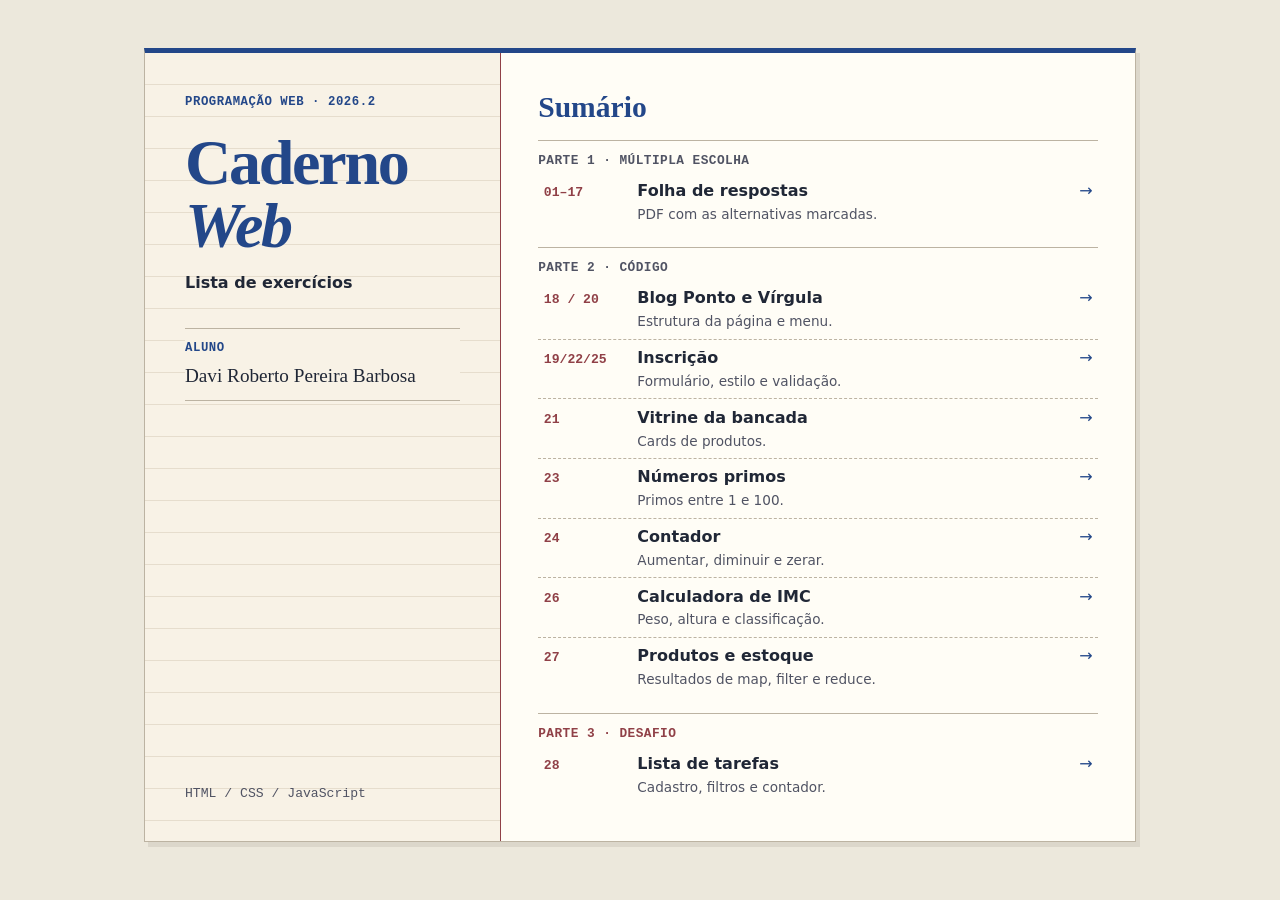
<file: index.html>
<!DOCTYPE html>
<html lang="pt-BR">
<head>
  <meta charset="utf-8">
  <meta name="viewport" content="width=device-width, initial-scale=1">
  <title>Caderno Web | Lista de exercícios</title>
  <link rel="stylesheet" href="base.css">
  <link rel="stylesheet" href="capa.css">
</head>
<body class="abertura">
  <div class="pagina folha-indice">
    <header class="capa">
      <p class="selo">Programação Web · 2026.2</p>
      <h1>Caderno <span>Web</span></h1>
      <p class="subtitulo-capa">Lista de exercícios</p>

      <dl class="identidade">
        <dt class="selo">Aluno</dt>
        <dd>Davi Roberto Pereira Barbosa</dd>
      </dl>

      <p class="nota-capa">HTML / CSS / JavaScript</p>
    </header>

    <main class="sumario">
      <h2>Sumário</h2>

      <section class="parte" aria-labelledby="titulo-pdf">
        <h3 id="titulo-pdf">Parte 1 · Múltipla escolha</h3>
        <ul class="lista-indice">
          <li>
            <a class="linha-indice" href="01-17-respostas-marcadas.pdf">
              <span class="numero-indice">01–17</span>
              <span>
                <strong>Folha de respostas</strong>
                <span class="descricao-indice">PDF com as alternativas marcadas.</span>
              </span>
            </a>
          </li>
        </ul>
      </section>

      <section class="parte" aria-labelledby="titulo-codigo">
        <h3 id="titulo-codigo">Parte 2 · Código</h3>
        <ul class="lista-indice">
          <li>
            <a class="linha-indice" href="18-20-blog/index.html">
              <span class="numero-indice">18 / 20</span>
              <span>
                <strong>Blog Ponto e Vírgula</strong>
                <span class="descricao-indice">Estrutura da página e menu.</span>
              </span>
            </a>
          </li>
          <li>
            <a class="linha-indice" href="19-22-25-inscricao/index.html">
              <span class="numero-indice">19/22/25</span>
              <span>
                <strong>Inscrição</strong>
                <span class="descricao-indice">Formulário, estilo e validação.</span>
              </span>
            </a>
          </li>
          <li>
            <a class="linha-indice" href="21-cards/index.html">
              <span class="numero-indice">21</span>
              <span>
                <strong>Vitrine da bancada</strong>
                <span class="descricao-indice">Cards de produtos.</span>
              </span>
            </a>
          </li>
          <li>
            <a class="linha-indice" href="23-primos/index.html">
              <span class="numero-indice">23</span>
              <span>
                <strong>Números primos</strong>
                <span class="descricao-indice">Primos entre 1 e 100.</span>
              </span>
            </a>
          </li>
          <li>
            <a class="linha-indice" href="24-contador/index.html">
              <span class="numero-indice">24</span>
              <span>
                <strong>Contador</strong>
                <span class="descricao-indice">Aumentar, diminuir e zerar.</span>
              </span>
            </a>
          </li>
          <li>
            <a class="linha-indice" href="26-imc/index.html">
              <span class="numero-indice">26</span>
              <span>
                <strong>Calculadora de IMC</strong>
                <span class="descricao-indice">Peso, altura e classificação.</span>
              </span>
            </a>
          </li>
          <li>
            <a class="linha-indice" href="27-produtos/index.html">
              <span class="numero-indice">27</span>
              <span>
                <strong>Produtos e estoque</strong>
                <span class="descricao-indice">Resultados de map, filter e reduce.</span>
              </span>
            </a>
          </li>
        </ul>
      </section>

      <section class="parte parte-desafio" aria-labelledby="titulo-desafio">
        <h3 id="titulo-desafio">Parte 3 · Desafio</h3>
        <ul class="lista-indice">
          <li>
            <a class="linha-indice" href="28-tarefas/index.html">
              <span class="numero-indice">28</span>
              <span>
                <strong>Lista de tarefas</strong>
                <span class="descricao-indice">Cadastro, filtros e contador.</span>
              </span>
            </a>
          </li>
        </ul>
      </section>
    </main>
  </div>
</body>
</html>
</file>
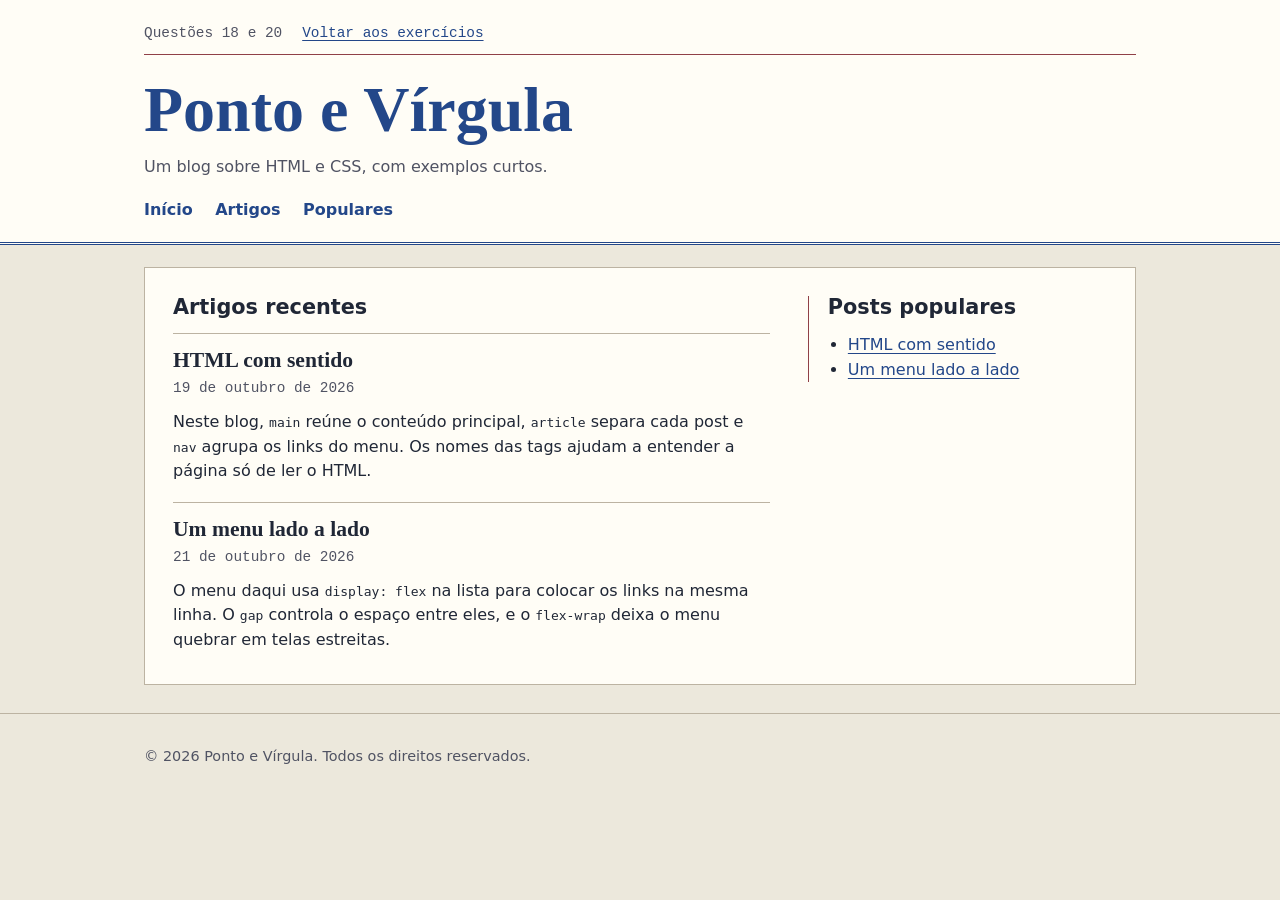
<file: 18-20-blog/index.html>
<!DOCTYPE html>
<html lang="pt-BR">
<head>
  <meta charset="utf-8">
  <meta name="viewport" content="width=device-width, initial-scale=1">
  <title>Ponto e Vírgula | Blog</title>
  <link rel="stylesheet" href="estilos.css">
</head>
<body>
  <header id="inicio" class="cabecalho">
    <section class="limite">
      <p class="identificacao">
        <span>Questões 18 e 20</span>
        <a href="../index.html">Voltar aos exercícios</a>
      </p>
      <h1>Ponto e Vírgula</h1>
      <p class="linha-fina">Um blog sobre HTML e CSS, com exemplos curtos.</p>
      <nav aria-label="Menu do blog">
        <ul>
          <li><a href="#inicio">Início</a></li>
          <li><a href="#artigos">Artigos</a></li>
          <li><a href="#populares">Populares</a></li>
        </ul>
      </nav>
    </section>
  </header>

  <main id="artigos" class="limite conteudo">
    <section aria-labelledby="titulo-artigos">
      <h2 id="titulo-artigos">Artigos recentes</h2>
      <article id="html-semantico">
        <h3>HTML com sentido</h3>
        <time datetime="2026-10-19">19 de outubro de 2026</time>
        <p>Neste blog, <code>main</code> reúne o conteúdo principal, <code>article</code> separa cada post e <code>nav</code> agrupa os links do menu. Os nomes das tags ajudam a entender a página só de ler o HTML.</p>
      </article>
      <article id="flexbox">
        <h3>Um menu lado a lado</h3>
        <time datetime="2026-10-21">21 de outubro de 2026</time>
        <p>O menu daqui usa <code>display: flex</code> na lista para colocar os links na mesma linha. O <code>gap</code> controla o espaço entre eles, e o <code>flex-wrap</code> deixa o menu quebrar em telas estreitas.</p>
      </article>
    </section>

    <aside id="populares" aria-labelledby="titulo-populares">
      <h2 id="titulo-populares">Posts populares</h2>
      <ul>
        <li><a href="#html-semantico">HTML com sentido</a></li>
        <li><a href="#flexbox">Um menu lado a lado</a></li>
      </ul>
    </aside>
  </main>

  <footer class="rodape">
    <p class="limite">&copy; 2026 Ponto e Vírgula. Todos os direitos reservados.</p>
  </footer>
</body>
</html>
</file>
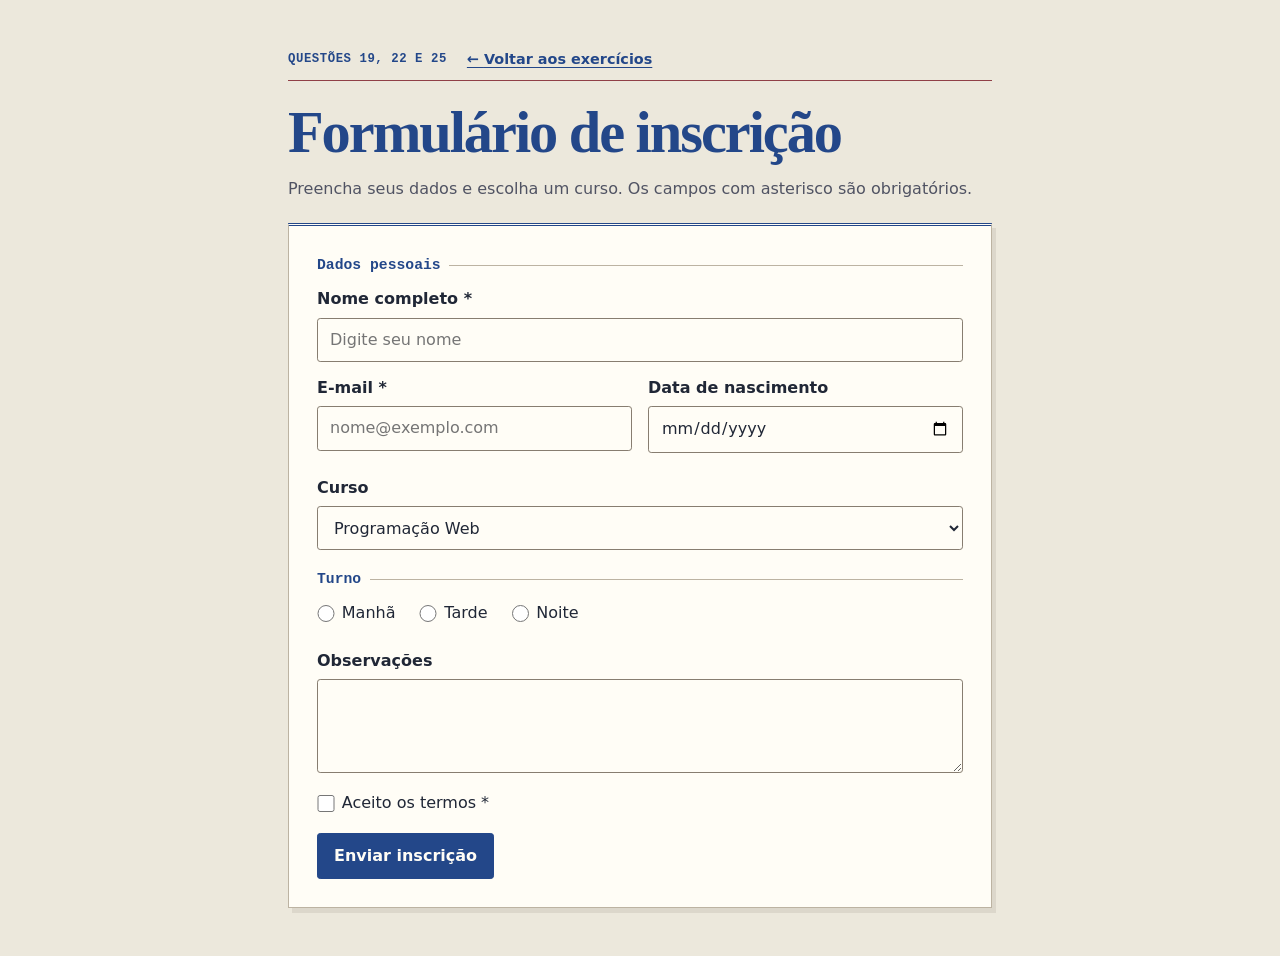
<file: 19-22-25-inscricao/index.html>
<!DOCTYPE html>
<html lang="pt-BR">
<head>
  <meta charset="utf-8">
  <meta name="viewport" content="width=device-width, initial-scale=1">
  <title>Formulário de inscrição | Questões 19, 22 e 25</title>
  <link rel="stylesheet" href="../base.css">
  <link rel="stylesheet" href="estilos.css">
  <script src="script.js" defer></script>
</head>
<body>
  <header class="pagina pagina-estreita cabecalho">
    <p class="faixa">
      <span class="selo">Questões 19, 22 e 25</span>
      <a class="voltar" href="../index.html">Voltar aos exercícios</a>
    </p>
    <h1>Formulário de inscrição</h1>
    <p class="introducao">Preencha seus dados e escolha um curso. Os campos com asterisco são obrigatórios.</p>
  </header>

  <main class="pagina pagina-estreita">
    <form id="inscricao" class="painel" novalidate>
      <fieldset class="grupo">
        <legend>Dados pessoais</legend>
        <div class="campo">
          <label for="nome">Nome completo <span aria-hidden="true">*</span></label>
          <input class="controle" id="nome" name="nome" type="text" required minlength="3"
            autocomplete="name" placeholder="Digite seu nome" aria-describedby="erro-nome">
          <p class="erro" id="erro-nome" aria-live="polite"></p>
        </div>

        <div class="grade-campos dados-adicionais">
          <div class="campo">
            <label for="email">E-mail <span aria-hidden="true">*</span></label>
            <input class="controle" id="email" name="email" type="email" required
              autocomplete="email" placeholder="nome@exemplo.com" aria-describedby="erro-email">
            <p class="erro" id="erro-email" aria-live="polite"></p>
          </div>
          <div class="campo">
            <label for="nascimento">Data de nascimento</label>
            <input class="controle" id="nascimento" name="nascimento" type="date"
              autocomplete="bday" aria-describedby="erro-nascimento">
            <p class="erro" id="erro-nascimento" aria-live="polite"></p>
          </div>
        </div>
      </fieldset>

      <div class="campo">
        <label for="curso">Curso</label>
        <select class="controle" id="curso" name="curso">
          <option value="programacao-web">Programação Web</option>
          <option value="design-digital">Design Digital</option>
          <option value="banco-de-dados">Banco de Dados</option>
        </select>
      </div>

      <fieldset class="grupo">
        <legend>Turno</legend>
        <div class="opcoes">
          <div class="opcao">
            <input id="manha" name="turno" type="radio" value="manha">
            <label for="manha">Manhã</label>
          </div>
          <div class="opcao">
            <input id="tarde" name="turno" type="radio" value="tarde">
            <label for="tarde">Tarde</label>
          </div>
          <div class="opcao">
            <input id="noite" name="turno" type="radio" value="noite">
            <label for="noite">Noite</label>
          </div>
        </div>
      </fieldset>

      <div class="campo">
        <label for="observacoes">Observações</label>
        <textarea class="controle" id="observacoes" name="observacoes" rows="3"></textarea>
      </div>

      <div>
        <div class="opcao">
          <input id="termos" name="termos" type="checkbox" value="aceitos" required
            aria-describedby="erro-termos">
          <label for="termos">Aceito os termos <span aria-hidden="true">*</span></label>
        </div>
        <p class="erro" id="erro-termos" aria-live="polite"></p>
      </div>

      <div>
        <button class="botao" type="submit">Enviar inscrição</button>
        <p class="sucesso" id="sucesso" role="status"></p>
      </div>
    </form>
  </main>
</body>
</html>
</file>
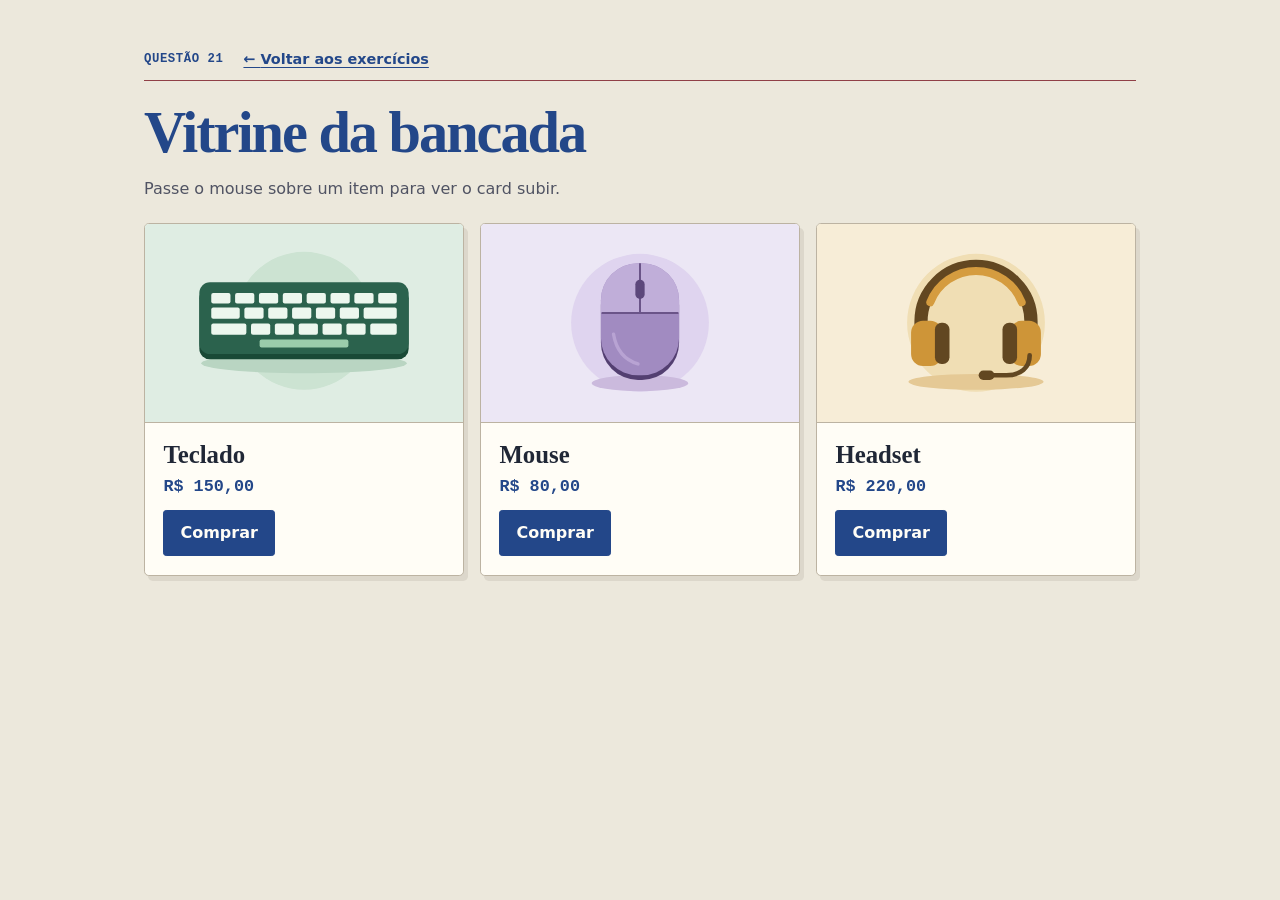
<file: 21-cards/index.html>
<!DOCTYPE html>
<html lang="pt-BR">
<head>
  <meta charset="utf-8">
  <meta name="viewport" content="width=device-width, initial-scale=1">
  <title>Vitrine da bancada | Questão 21</title>
  <link rel="stylesheet" href="../base.css">
  <link rel="stylesheet" href="estilos.css">
</head>
<body>
  <header class="pagina cabecalho">
    <p class="faixa">
      <span class="selo">Questão 21</span>
      <a class="voltar" href="../index.html">Voltar aos exercícios</a>
    </p>
    <h1>Vitrine da bancada</h1>
    <p class="introducao">Passe o mouse sobre um item para ver o card subir.</p>
  </header>

  <main class="pagina">
    <section class="cards" aria-label="Produtos">
      <article class="card">
        <img src="imagens/teclado.svg" alt="Teclado compacto verde visto de cima" width="480" height="300">
        <div class="card-conteudo">
          <h2>Teclado</h2>
          <p class="preco">R$ 150,00</p>
          <button class="botao" type="button" aria-label="Comprar teclado">Comprar</button>
        </div>
      </article>
      <article class="card">
        <img src="imagens/mouse.svg" alt="Mouse lilás com botão de rolagem" width="480" height="300">
        <div class="card-conteudo">
          <h2>Mouse</h2>
          <p class="preco">R$ 80,00</p>
          <button class="botao" type="button" aria-label="Comprar mouse">Comprar</button>
        </div>
      </article>
      <article class="card">
        <img src="imagens/headset.svg" alt="Headset amarelo com microfone ajustável" width="480" height="300">
        <div class="card-conteudo">
          <h2>Headset</h2>
          <p class="preco">R$ 220,00</p>
          <button class="botao" type="button" aria-label="Comprar headset">Comprar</button>
        </div>
      </article>
    </section>
  </main>
</body>
</html>
</file>
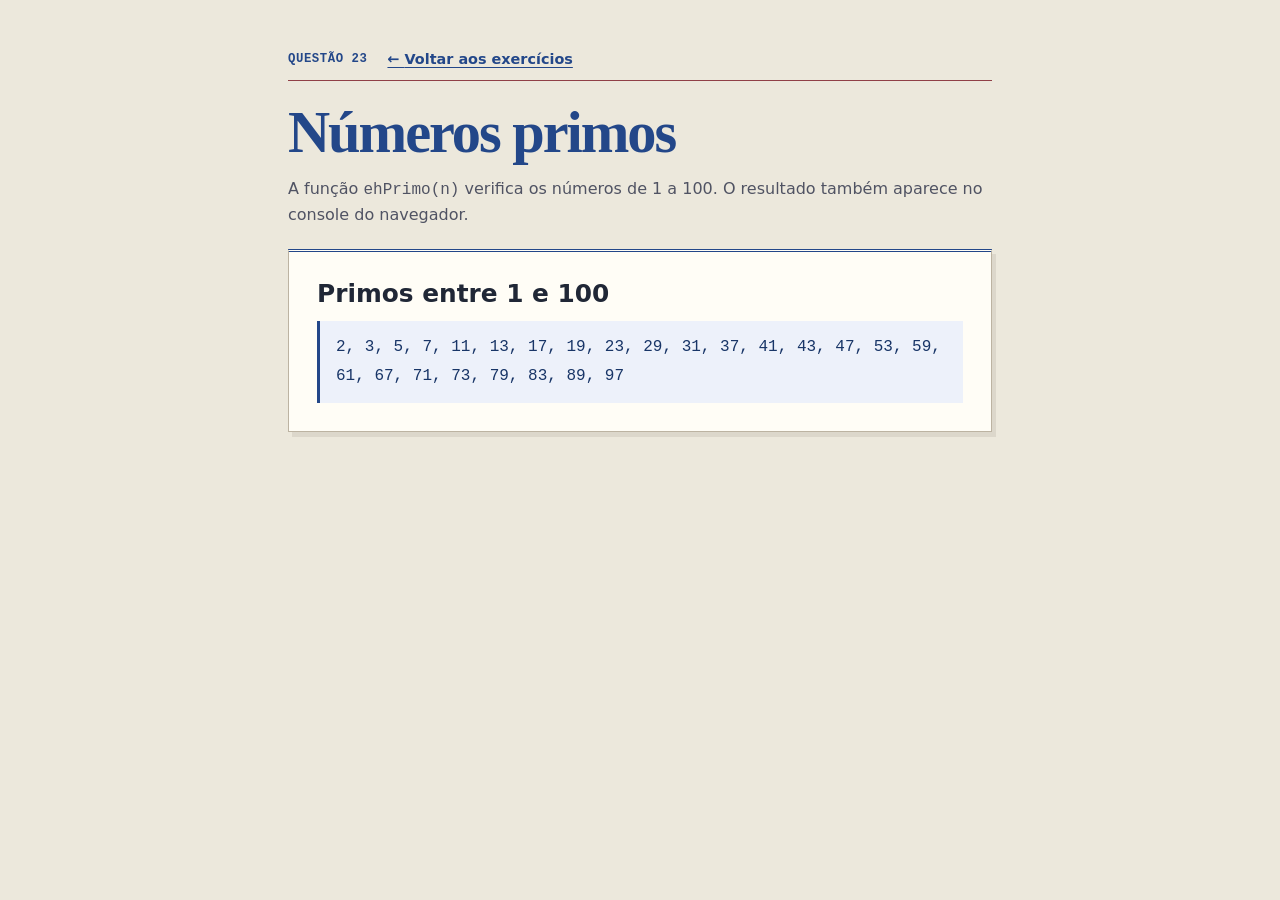
<file: 23-primos/index.html>
<!DOCTYPE html>
<html lang="pt-BR">
<head>
  <meta charset="utf-8">
  <meta name="viewport" content="width=device-width, initial-scale=1">
  <title>Números primos | Questão 23</title>
  <link rel="stylesheet" href="../base.css">
  <link rel="stylesheet" href="estilos.css">
  <script src="script.js" defer></script>
</head>
<body>
  <header class="pagina pagina-estreita cabecalho">
    <p class="faixa">
      <span class="selo">Questão 23</span>
      <a class="voltar" href="../index.html">Voltar aos exercícios</a>
    </p>
    <h1>Números primos</h1>
    <p class="introducao">A função <code>ehPrimo(n)</code> verifica os números de 1 a 100. O resultado também aparece no console do navegador.</p>
  </header>

  <main class="pagina pagina-estreita">
    <section class="painel" aria-labelledby="titulo-resultado">
      <h2 id="titulo-resultado">Primos entre 1 e 100</h2>
      <p id="resultado" class="primos"></p>
    </section>
  </main>
</body>
</html>
</file>
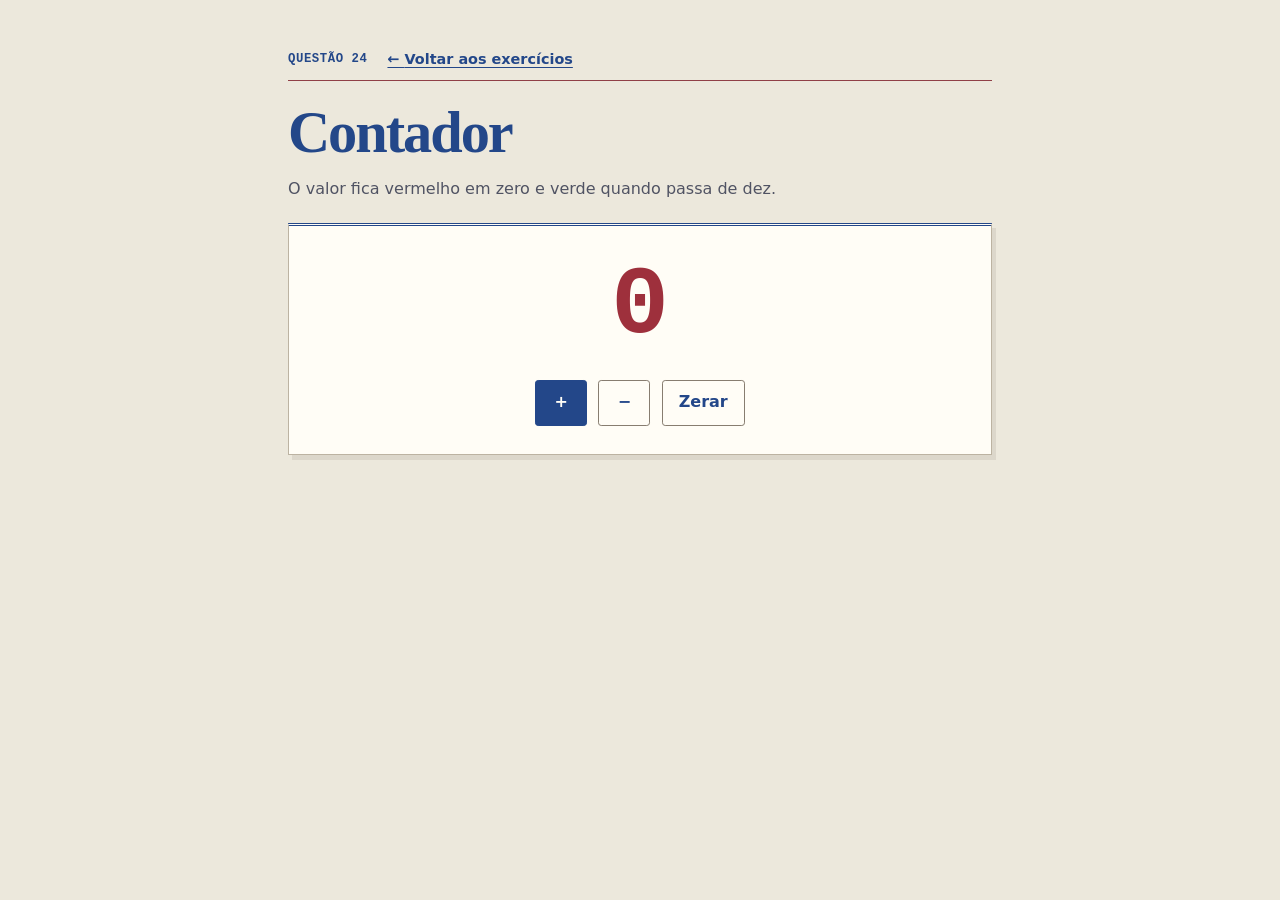
<file: 24-contador/index.html>
<!DOCTYPE html>
<html lang="pt-BR">
<head>
  <meta charset="utf-8">
  <meta name="viewport" content="width=device-width, initial-scale=1">
  <title>Contador | Questão 24</title>
  <link rel="stylesheet" href="../base.css">
  <link rel="stylesheet" href="estilos.css">
  <script src="script.js" defer></script>
</head>
<body>
  <header class="pagina pagina-estreita cabecalho">
    <p class="faixa">
      <span class="selo">Questão 24</span>
      <a class="voltar" href="../index.html">Voltar aos exercícios</a>
    </p>
    <h1>Contador</h1>
    <p class="introducao">O valor fica vermelho em zero e verde quando passa de dez.</p>
  </header>

  <main class="pagina pagina-estreita">
    <section class="painel contador" aria-label="Contador interativo">
      <output id="numero" class="valor" aria-label="Valor do contador">0</output>
      <div class="acoes">
        <button class="botao" id="aumentar" type="button" aria-label="+ Aumentar">+</button>
        <button class="botao botao-secundario" id="diminuir" type="button" aria-label="− Diminuir">−</button>
        <button class="botao botao-secundario" id="zerar" type="button">Zerar</button>
      </div>
    </section>
  </main>
</body>
</html>
</file>
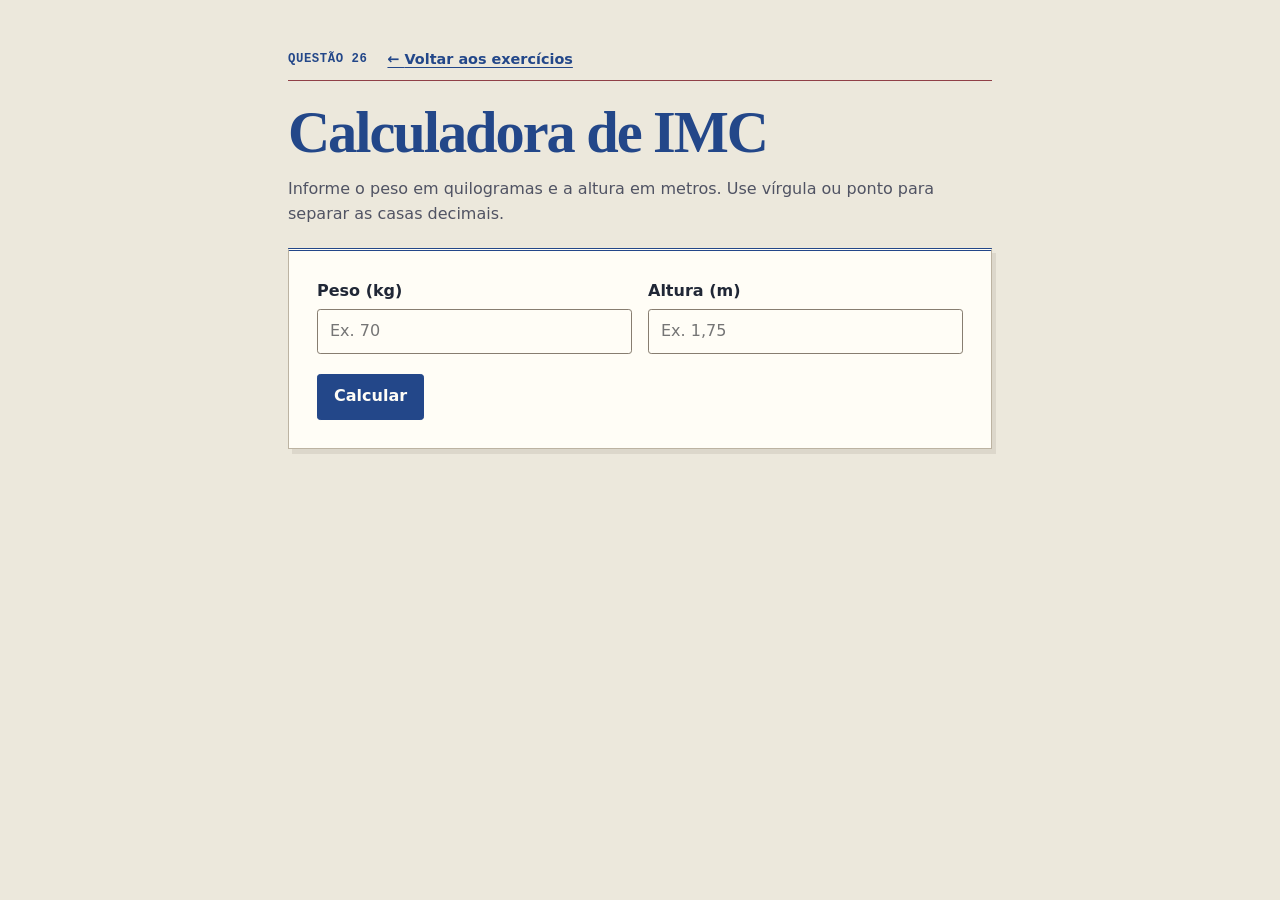
<file: 26-imc/index.html>
<!DOCTYPE html>
<html lang="pt-BR">
<head>
  <meta charset="utf-8">
  <meta name="viewport" content="width=device-width, initial-scale=1">
  <title>Calculadora de IMC | Questão 26</title>
  <link rel="stylesheet" href="../base.css">
  <link rel="stylesheet" href="estilos.css">
  <script src="script.js" defer></script>
</head>
<body>
  <header class="pagina pagina-estreita cabecalho">
    <p class="faixa">
      <span class="selo">Questão 26</span>
      <a class="voltar" href="../index.html">Voltar aos exercícios</a>
    </p>
    <h1>Calculadora de IMC</h1>
    <p class="introducao">Informe o peso em quilogramas e a altura em metros. Use vírgula ou ponto para separar as casas decimais.</p>
  </header>

  <main class="pagina pagina-estreita">
    <form class="painel" id="form-imc" novalidate>
      <div class="grade-campos">
        <div class="campo">
          <label for="peso">Peso (kg)</label>
          <input class="controle" id="peso" name="peso" type="text" inputmode="decimal" placeholder="Ex. 70" required>
        </div>
        <div class="campo">
          <label for="altura">Altura (m)</label>
          <input class="controle" id="altura" name="altura" type="text" inputmode="decimal" placeholder="Ex. 1,75" required>
        </div>
      </div>
      <div class="acoes">
        <button class="botao" type="submit">Calcular</button>
      </div>
      <p class="erro" id="erro" role="alert"></p>
      <output class="resultado-imc" id="resultado" for="peso altura"></output>
    </form>
  </main>
</body>
</html>
</file>
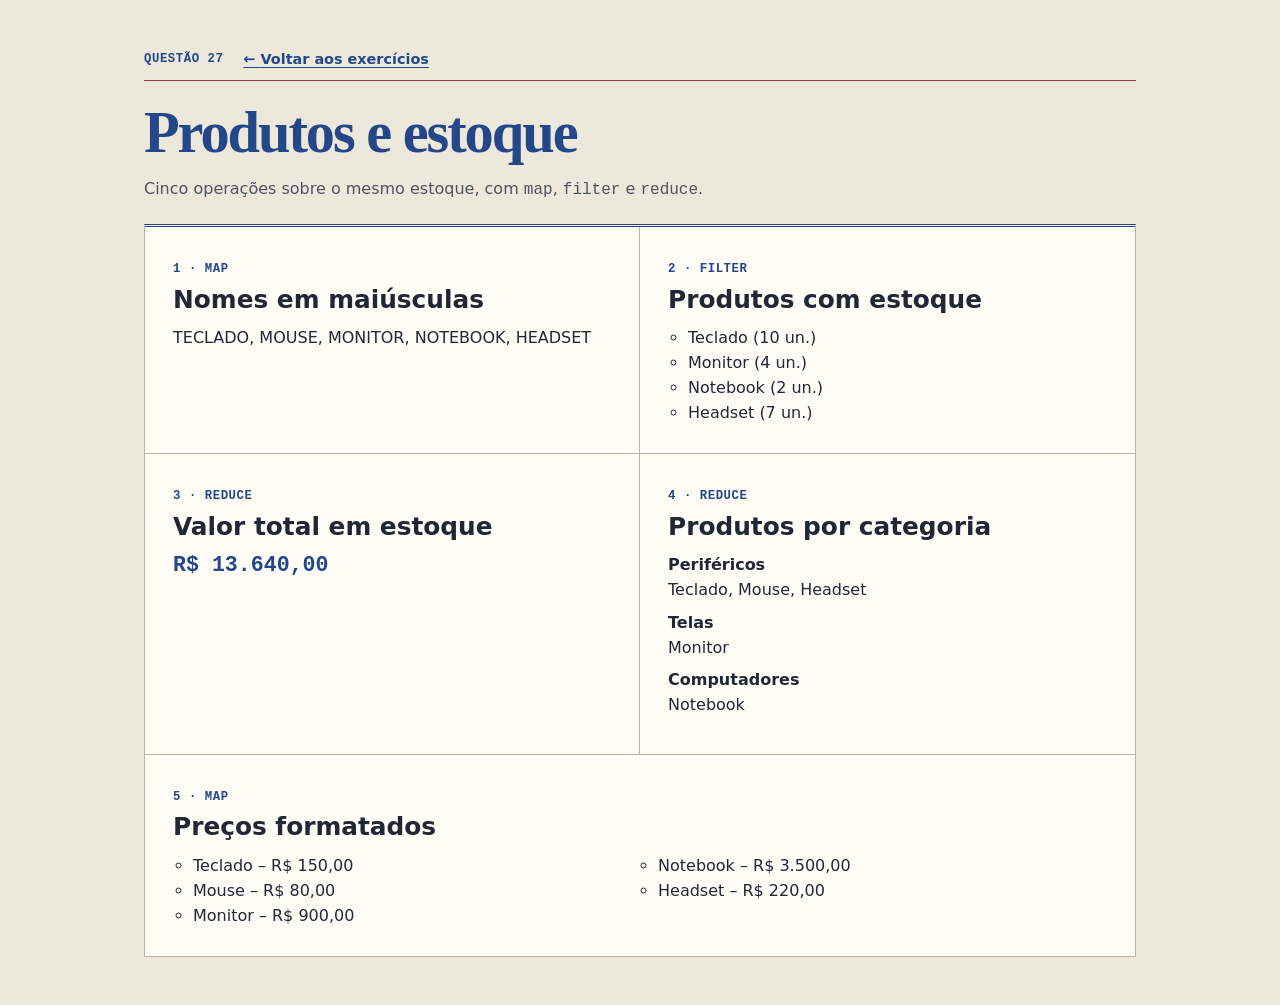
<file: 27-produtos/index.html>
<!DOCTYPE html>
<html lang="pt-BR">
<head>
  <meta charset="utf-8">
  <meta name="viewport" content="width=device-width, initial-scale=1">
  <title>Produtos e estoque | Questão 27</title>
  <link rel="stylesheet" href="../base.css">
  <link rel="stylesheet" href="estilos.css">
  <script src="script.js" defer></script>
</head>
<body>
  <header class="pagina cabecalho">
    <p class="faixa">
      <span class="selo">Questão 27</span>
      <a class="voltar" href="../index.html">Voltar aos exercícios</a>
    </p>
    <h1>Produtos e estoque</h1>
    <p class="introducao">Cinco operações sobre o mesmo estoque, com <code>map</code>, <code>filter</code> e <code>reduce</code>.</p>
  </header>

  <main class="pagina">
    <ol class="resultados" aria-label="Resultados das cinco operações">
      <li class="painel">
        <span class="selo">1 · map</span>
        <h2>Nomes em maiúsculas</h2>
        <p id="nomes"></p>
      </li>
      <li class="painel">
        <span class="selo">2 · filter</span>
        <h2>Produtos com estoque</h2>
        <ul id="disponiveis"></ul>
      </li>
      <li class="painel">
        <span class="selo">3 · reduce</span>
        <h2>Valor total em estoque</h2>
        <p class="total" id="valor-total"></p>
      </li>
      <li class="painel">
        <span class="selo">4 · reduce</span>
        <h2>Produtos por categoria</h2>
        <dl id="categorias"></dl>
      </li>
      <li class="painel">
        <span class="selo">5 · map</span>
        <h2>Preços formatados</h2>
        <ul id="precos"></ul>
      </li>
    </ol>
  </main>
</body>
</html>
</file>
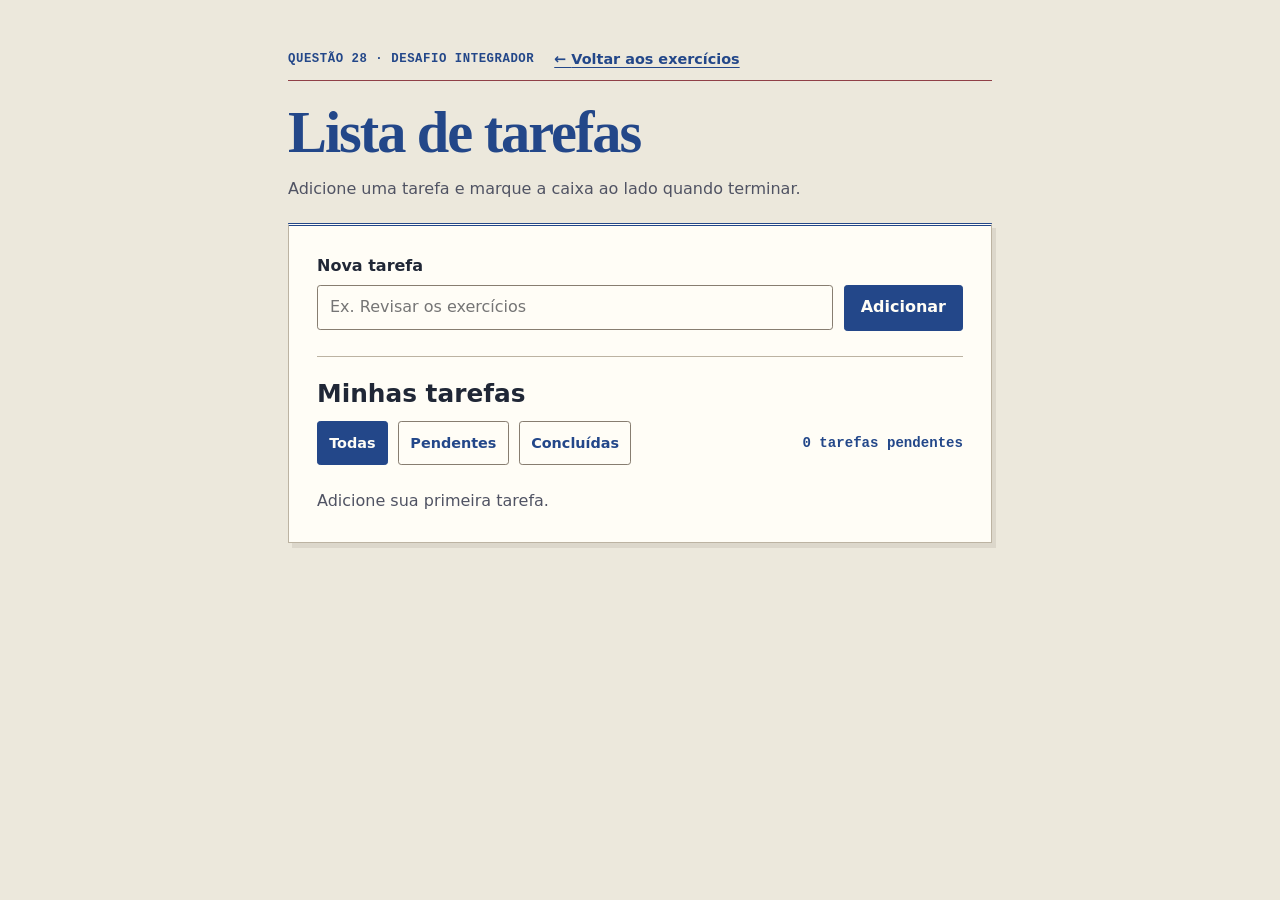
<file: 28-tarefas/index.html>
<!DOCTYPE html>
<html lang="pt-BR">
<head>
  <meta charset="utf-8">
  <meta name="viewport" content="width=device-width, initial-scale=1">
  <title>Lista de tarefas | Questão 28</title>
  <link rel="stylesheet" href="../base.css">
  <link rel="stylesheet" href="estilos.css">
  <script src="script.js" defer></script>
</head>
<body>
  <header class="pagina pagina-estreita cabecalho">
    <p class="faixa">
      <span class="selo">Questão 28 · Desafio integrador</span>
      <a class="voltar" href="../index.html">Voltar aos exercícios</a>
    </p>
    <h1>Lista de tarefas</h1>
    <p class="introducao">Adicione uma tarefa e marque a caixa ao lado quando terminar.</p>
  </header>

  <main class="pagina pagina-estreita">
    <div class="painel">
      <form class="campo" id="form-tarefa" novalidate>
        <label for="nova-tarefa">Nova tarefa</label>
        <div class="linha-tarefa">
          <input class="controle" id="nova-tarefa" name="tarefa" type="text" required
            placeholder="Ex. Revisar os exercícios" aria-describedby="erro-tarefa">
          <button class="botao" type="submit">Adicionar</button>
        </div>
        <p class="erro" id="erro-tarefa" role="alert"></p>
      </form>

      <section class="area-tarefas" aria-labelledby="titulo-tarefas">
        <h2 id="titulo-tarefas">Minhas tarefas</h2>
        <div class="barra-tarefas">
          <div class="filtros" role="group" aria-label="Filtrar tarefas">
            <button class="botao botao-secundario" type="button" data-filtro="todas" aria-pressed="true">Todas</button>
            <button class="botao botao-secundario" type="button" data-filtro="pendentes" aria-pressed="false">Pendentes</button>
            <button class="botao botao-secundario" type="button" data-filtro="concluidas" aria-pressed="false">Concluídas</button>
          </div>
          <p id="contador-pendentes" class="contador-pendentes" role="status">0 tarefas pendentes</p>
        </div>

        <ul class="lista-tarefas" id="tarefas" aria-label="Tarefas"></ul>
        <p class="estado-vazio" id="estado-vazio">Adicione sua primeira tarefa.</p>
      </section>
    </div>
  </main>
</body>
</html>
</file>
<file: base.css>
:root {
  --cor-fundo: #ece8dc;
  --cor-superficie: #fffdf6;
  --cor-texto: #202736;
  --cor-secundaria: #505363;
  --cor-primaria: #234789;
  --cor-primaria-escura: #183567;
  --cor-primaria-clara: #edf1fa;
  --cor-sobre-primaria: #fffdf6;
  --cor-borda: #bcb3a2;
  --cor-contorno: #877d70;
  --cor-foco: #315ba5;
  --cor-erro: #9e303c;
  --cor-acerto: #1c654d;
  --cor-margem: #904047;
  --cor-capa: #f8f2e6;
  --cor-pauta: #e6ddcd;
  --fonte-titulo: Georgia, "Times New Roman", serif;
  --fonte-mono: Consolas, "Liberation Mono", monospace;
  --sombra: 4px 5px 0 rgb(62 50 33 / 9%);
}

* {
  box-sizing: border-box;
}

body {
  margin: 0;
  background: var(--cor-fundo);
  color: var(--cor-texto);
  font-family: "Segoe UI", system-ui, sans-serif;
  line-height: 1.55;
}

.pagina {
  width: min(62rem, calc(100% - 2rem));
  margin-inline: auto;
}

.pagina-estreita {
  max-width: 44rem;
}

.cabecalho {
  padding-block: clamp(1.5rem, 4vw, 3rem) 1.35rem;
}

.faixa {
  display: flex;
  flex-wrap: wrap;
  align-items: center;
  gap: 0.5rem 1.25rem;
  margin: 0 0 1.1rem;
  padding-bottom: 0.6rem;
  border-bottom: 1px solid var(--cor-margem);
}

.selo {
  color: var(--cor-primaria);
  font-family: var(--fonte-mono);
  font-size: 0.77rem;
  font-weight: 700;
  letter-spacing: 0.045em;
  text-transform: uppercase;
}

.voltar {
  font-size: 0.9rem;
  font-weight: 600;
}

.voltar::before {
  content: "← ";
}

h1,
h2,
h3 {
  line-height: 1.15;
}

h1 {
  margin: 0;
  color: var(--cor-primaria);
  font-family: var(--fonte-titulo);
  font-size: clamp(2.15rem, 6vw, 3.65rem);
  letter-spacing: -0.035em;
}

h2 {
  margin: 0;
  font-size: clamp(1.25rem, 3vw, 1.55rem);
}

code {
  font-family: var(--fonte-mono);
}

.introducao {
  max-width: 46rem;
  margin: 0.7rem 0 0;
  color: var(--cor-secundaria);
}

main {
  padding-bottom: 3rem;
}

.painel {
  padding: clamp(1rem, 4vw, 1.75rem);
  border: 1px solid var(--cor-borda);
  border-top: 3px double var(--cor-primaria);
  background: var(--cor-superficie);
  box-shadow: var(--sombra);
}

a {
  color: var(--cor-primaria);
  text-underline-offset: 0.2em;
}

:focus-visible {
  outline: 3px solid var(--cor-foco);
  outline-offset: 3px;
}

.botao {
  display: inline-flex;
  min-height: 2.75rem;
  align-items: center;
  justify-content: center;
  padding: 0.6rem 1rem;
  border: 1px solid var(--cor-primaria);
  border-radius: 0.2rem;
  background: var(--cor-primaria);
  color: var(--cor-sobre-primaria);
  font: inherit;
  font-weight: 700;
  text-align: center;
  text-decoration: none;
  cursor: pointer;
}

.botao:hover {
  background: var(--cor-primaria-escura);
  border-color: var(--cor-primaria-escura);
}

.botao-secundario {
  border-color: var(--cor-contorno);
  background: var(--cor-superficie);
  color: var(--cor-primaria);
}

.botao-secundario:hover {
  border-color: var(--cor-primaria);
  background: var(--cor-primaria-clara);
}

.campo label {
  display: block;
  margin-bottom: 0.35rem;
  font-weight: 650;
}

.controle {
  width: 100%;
  min-height: 2.75rem;
  padding: 0.55rem 0.75rem;
  border: 1px solid var(--cor-contorno);
  border-radius: 0.2rem;
  background: var(--cor-superficie);
  color: var(--cor-texto);
  font: inherit;
}

.controle:focus {
  outline: 3px solid var(--cor-foco);
  outline-offset: 2px;
}

.grade-campos {
  display: grid;
  grid-template-columns: repeat(auto-fit, minmax(min(100%, 13rem), 1fr));
  gap: 1rem;
}

.erro {
  margin: 0.4rem 0 0;
  color: var(--cor-erro);
  font-size: 0.9rem;
}

.erro:empty {
  margin: 0;
}

.acoes {
  display: flex;
  flex-wrap: wrap;
  gap: 0.7rem;
  align-items: center;
  margin-top: 1.25rem;
}
</file>
<file: capa.css>
.abertura {
  padding-block: clamp(1rem, 4vw, 3rem);
}

.folha-indice {
  display: grid;
  grid-template-columns: minmax(0, 0.9fr) minmax(0, 1.6fr);
  border: 1px solid var(--cor-borda);
  border-top: 5px solid var(--cor-primaria);
  background: var(--cor-superficie);
  box-shadow: var(--sombra);
}

.capa {
  display: flex;
  flex-direction: column;
  align-items: flex-start;
  padding: clamp(1.2rem, 4vw, 2.5rem);
  border-right: 1px solid var(--cor-margem);
  background-color: var(--cor-capa);
  background-image: repeating-linear-gradient(
    to bottom,
    transparent 0 31px,
    var(--cor-pauta) 31px 32px
  );
}

.capa .selo {
  margin: 0;
}

.capa h1 {
  margin: 1.25rem 0 0;
  color: var(--cor-primaria);
  font-size: clamp(2.75rem, 5vw, 4.5rem);
  line-height: 0.98;
}

.capa h1 span {
  display: block;
  font-style: italic;
}

.subtitulo-capa {
  margin: 0.85rem 0 0;
  font-weight: 600;
}

.identidade {
  width: 100%;
  margin: 2rem 0 0;
  padding-block: 0.6rem;
  border-block: 1px solid var(--cor-borda);
  background: var(--cor-capa);
}

.identidade dd {
  margin: 0.2rem 0 0;
  font-family: var(--fonte-titulo);
  font-size: 1.2rem;
}

.nota-capa {
  margin: auto 0 0;
  padding-top: 1.5rem;
  color: var(--cor-secundaria);
  font: 0.82rem var(--fonte-mono);
}

.sumario {
  padding: clamp(1rem, 3.5vw, 2.3rem);
}

.sumario h2 {
  color: var(--cor-primaria);
  font-family: var(--fonte-titulo);
  font-size: 1.85rem;
}

.parte {
  margin-top: 1rem;
  padding-top: 0.75rem;
  border-top: 1px solid var(--cor-borda);
}

.parte h3 {
  margin: 0 0 0.3rem;
  color: var(--cor-secundaria);
  font: 700 0.8rem var(--fonte-mono);
  letter-spacing: 0.035em;
  text-transform: uppercase;
}

.lista-indice {
  margin: 0;
  padding: 0;
  list-style: none;
}

.lista-indice li + li {
  border-top: 1px dashed var(--cor-borda);
}

.linha-indice {
  display: grid;
  grid-template-columns: 5.4rem minmax(0, 1fr) 1rem;
  align-items: baseline;
  gap: 0.45rem;
  padding: 0.4rem 0.35rem;
  color: var(--cor-texto);
  text-decoration: none;
}

.linha-indice::after {
  content: "→";
  justify-self: end;
  color: var(--cor-primaria);
}

.linha-indice:hover,
.linha-indice:focus-visible {
  background: var(--cor-primaria-clara);
}

.numero-indice {
  color: var(--cor-margem);
  font: 700 0.82rem var(--fonte-mono);
  white-space: nowrap;
}

.descricao-indice {
  display: block;
  color: var(--cor-secundaria);
  font-size: 0.85rem;
}

.parte-desafio h3 {
  color: var(--cor-margem);
}

@media (max-width: 44rem) {
  .folha-indice {
    grid-template-columns: minmax(0, 1fr);
  }

  .capa {
    border-right: 0;
    border-bottom: 1px solid var(--cor-margem);
  }

  .capa h1 span {
    display: inline;
  }
}

@media (max-width: 25rem) {
  .linha-indice {
    grid-template-columns: 4.25rem minmax(0, 1fr) 0.85rem;
  }
}
</file>
<file: 18-20-blog/estilos.css>
:root {
  --cor-primaria: #234789;
  --cor-fundo: #ece8dc;
  --cor-superficie: #fffdf6;
  --cor-texto: #202736;
  --cor-secundaria: #505363;
  --cor-borda: #bcb3a2;
  --cor-destaque: #904047;
  --cor-foco: #315ba5;
  --fonte-titulo: Georgia, "Times New Roman", serif;
  --fonte-mono: Consolas, "Liberation Mono", monospace;
}

* {
  box-sizing: border-box;
}

body {
  margin: 0;
  background: var(--cor-fundo);
  color: var(--cor-texto);
  font-family: "Segoe UI", system-ui, sans-serif;
  line-height: 1.55;
}

.limite {
  width: min(62rem, calc(100% - 2rem));
  margin-inline: auto;
}

.cabecalho {
  padding-block: 1.4rem 1.15rem;
  border-bottom: 3px double var(--cor-primaria);
  background: var(--cor-superficie);
}

.identificacao {
  display: flex;
  flex-wrap: wrap;
  gap: 0.35rem 1.25rem;
  margin: 0 0 1.1rem;
  padding-bottom: 0.6rem;
  border-bottom: 1px solid var(--cor-destaque);
  color: var(--cor-secundaria);
  font-family: var(--fonte-mono);
  font-size: 0.9rem;
}

.identificacao a {
  color: var(--cor-primaria);
  text-underline-offset: 0.2em;
}

h1,
h2,
h3 {
  line-height: 1.15;
}

h1 {
  margin: 0;
  color: var(--cor-primaria);
  font-family: var(--fonte-titulo);
  font-size: clamp(2.4rem, 7vw, 4rem);
}

h2 {
  margin: 0 0 0.8rem;
  font-size: 1.3rem;
}

h3 {
  margin: 0;
  font-family: var(--fonte-titulo);
  font-size: 1.35rem;
}

.linha-fina {
  margin: 0.55rem 0 0;
  color: var(--cor-secundaria);
}

nav ul {
  display: flex;
  flex-wrap: wrap;
  gap: 0.6rem 1.4rem;
  margin: 1.15rem 0 0;
  padding: 0;
  list-style: none;
}

nav a {
  color: var(--cor-primaria);
  font-weight: 700;
  text-decoration: none;
  transition: color 0.3s;
}

nav a:hover,
nav a:focus-visible {
  color: var(--cor-destaque);
}

:focus-visible {
  outline: 3px solid var(--cor-foco);
  outline-offset: 3px;
}

.conteudo {
  display: grid;
  grid-template-columns: minmax(0, 2fr) minmax(0, 1fr);
  align-items: start;
  gap: clamp(1.15rem, 4vw, 2.4rem);
  margin-block: 1.4rem 1.75rem;
  padding: clamp(1rem, 4vw, 1.75rem);
  border: 1px solid var(--cor-borda);
  background: var(--cor-superficie);
}

article {
  padding-block: 0.9rem 0.2rem;
  border-top: 1px solid var(--cor-borda);
}

article + article {
  margin-top: 0.9rem;
}

time {
  display: block;
  margin-top: 0.25rem;
  color: var(--cor-secundaria);
  font-family: var(--fonte-mono);
  font-size: 0.9rem;
}

article p {
  margin: 0.65rem 0 0;
}

aside {
  padding-left: 1.15rem;
  border-left: 1px solid var(--cor-destaque);
}

aside ul {
  margin: 0;
  padding-left: 1.25rem;
}

aside a {
  color: var(--cor-primaria);
  text-underline-offset: 0.2em;
}

.rodape {
  padding-block: 1rem;
  border-top: 1px solid var(--cor-borda);
  color: var(--cor-secundaria);
  font-size: 0.9rem;
}

@media (max-width: 38rem) {
  .conteudo {
    grid-template-columns: 1fr;
  }

  aside {
    padding: 1rem 0 0;
    border-top: 1px solid var(--cor-destaque);
    border-left: 0;
  }
}
</file>
<file: 19-22-25-inscricao/estilos.css>
#inscricao {
  display: grid;
  gap: 1.1rem;
}

.grupo {
  min-width: 0;
  margin: 0;
  padding: 0.65rem 0 0.35rem;
  border: 0;
  border-top: 1px solid var(--cor-borda);
}

.grupo legend {
  padding: 0 0.55rem 0 0;
  color: var(--cor-primaria);
  font-family: var(--fonte-mono);
  font-size: 0.92rem;
  font-weight: 700;
}

.dados-adicionais {
  margin-top: 0.85rem;
}

.opcoes,
.opcao {
  display: flex;
  align-items: center;
}

.opcoes {
  flex-wrap: wrap;
  gap: 0.65rem 1.5rem;
}

.opcao {
  gap: 0.45rem;
}

.opcao input {
  width: 1.1rem;
  height: 1.1rem;
  margin: 0;
  accent-color: var(--cor-primaria);
}

.opcao label {
  cursor: pointer;
}

textarea.controle {
  display: block;
  resize: vertical;
}

.controle.editado:invalid {
  border-color: var(--cor-erro);
}

.controle.editado:valid {
  border-color: var(--cor-acerto);
}

.sucesso {
  margin: 0;
  color: var(--cor-acerto);
  font-weight: 700;
}

.sucesso:not(:empty) {
  margin-top: 0.6rem;
}
</file>
<file: 21-cards/estilos.css>
.cards {
  display: flex;
  flex-wrap: wrap;
  gap: 1rem;
}

.card {
  flex: 1 1 16rem;
  min-width: 0;
  overflow: hidden;
  border: 1px solid var(--cor-borda);
  border-radius: 0.3rem;
  background: var(--cor-superficie);
  box-shadow: var(--sombra);
  transition: transform 0.25s ease;
}

.card:hover,
.card:focus-within {
  transform: translateY(-4px);
}

.card img {
  display: block;
  width: 100%;
  height: auto;
  aspect-ratio: 8 / 5;
  border-bottom: 1px solid var(--cor-borda);
  object-fit: cover;
}

.card-conteudo {
  padding: 1.15rem;
}

.card-conteudo h2 {
  font-family: var(--fonte-titulo);
}

.preco {
  margin: 0.45rem 0 0.9rem;
  color: var(--cor-primaria);
  font: 700 1.05rem var(--fonte-mono);
}

@media (prefers-reduced-motion: reduce) {
  .card {
    transition: none;
  }
}
</file>
<file: 23-primos/estilos.css>
.primos {
  margin: 0.8rem 0 0;
  padding: 0.75rem 1rem;
  border-left: 3px solid var(--cor-primaria);
  background: var(--cor-primaria-clara);
  color: var(--cor-primaria-escura);
  font-family: var(--fonte-mono);
  line-height: 1.8;
}
</file>
<file: 24-contador/estilos.css>
.contador {
  text-align: center;
}

.contador .acoes {
  justify-content: center;
}

.contador .botao {
  min-width: 3.25rem;
}

.valor {
  display: block;
  font-family: var(--fonte-mono);
  font-size: clamp(3.5rem, 13vw, 6rem);
  font-variant-numeric: tabular-nums;
  font-weight: 750;
  line-height: 1.1;
}

.zero {
  color: var(--cor-erro);
}

.maior-que-dez {
  color: var(--cor-acerto);
}
</file>
<file: 26-imc/estilos.css>
.resultado-imc:not(:empty) {
  display: block;
  margin-top: 0.9rem;
  padding: 0.75rem 1rem;
  border-left: 3px solid var(--cor-primaria);
  background: var(--cor-primaria-clara);
  color: var(--cor-primaria-escura);
  font-weight: 700;
}
</file>
<file: 27-produtos/estilos.css>
.resultados {
  display: grid;
  grid-template-columns: repeat(2, minmax(0, 1fr));
  margin: 0;
  padding: 0;
  border: 1px solid var(--cor-borda);
  border-top: 3px double var(--cor-primaria);
  background: var(--cor-superficie);
  list-style: none;
}

.resultados > li {
  border: 0;
  box-shadow: none;
}

.resultados > li:not(:last-child) {
  border-bottom: 1px solid var(--cor-borda);
}

.resultados > li:nth-child(odd):not(:last-child) {
  border-right: 1px solid var(--cor-borda);
}

.resultados > li:last-child {
  grid-column: 1 / -1;
}

.resultados h2 {
  margin-top: 0.35rem;
}

.resultados ul {
  padding-left: 1.25rem;
}

#precos {
  columns: 2 14rem;
}

.resultados p,
.resultados ul,
.resultados dl {
  margin: 0.75rem 0 0;
}

.resultados dt {
  font-weight: 700;
  text-transform: capitalize;
}

.resultados dd {
  margin: 0 0 0.5rem;
}

.total {
  color: var(--cor-primaria);
  font: 700 1.35rem var(--fonte-mono);
}

@media (max-width: 35rem) {
  .resultados {
    grid-template-columns: minmax(0, 1fr);
  }

  .resultados > li:nth-child(odd):not(:last-child) {
    border-right: 0;
  }
}
</file>
<file: 28-tarefas/estilos.css>
.linha-tarefa,
.barra-tarefas,
.filtros,
.tarefa,
.descricao-tarefa {
  display: flex;
  align-items: center;
  gap: 0.65rem;
}

.linha-tarefa,
.barra-tarefas,
.filtros,
.tarefa {
  flex-wrap: wrap;
}

.linha-tarefa .controle {
  flex: 1 1 14rem;
  min-width: 0;
}

.area-tarefas {
  margin-top: 1.6rem;
  padding-top: 1.4rem;
  border-top: 1px solid var(--cor-borda);
}

.barra-tarefas {
  justify-content: space-between;
  margin-top: 0.8rem;
}

.filtros .botao {
  padding-inline: 0.7rem;
  font-size: 0.9rem;
}

.filtros .botao[aria-pressed="true"] {
  border-color: var(--cor-primaria);
  background: var(--cor-primaria);
  color: var(--cor-sobre-primaria);
}

.contador-pendentes {
  margin: 0;
  color: var(--cor-primaria);
  font: 700 0.88rem var(--fonte-mono);
}

.lista-tarefas {
  display: flex;
  flex-direction: column;
  margin: 0.85rem 0 0;
  padding: 0;
  list-style: none;
}

.tarefa {
  justify-content: space-between;
  padding-block: 0.6rem;
  border-bottom: 1px solid var(--cor-borda);
}

.tarefa[hidden] {
  display: none;
}

.descricao-tarefa {
  flex: 1 1 10rem;
  min-width: 0;
  cursor: pointer;
}

.descricao-tarefa input {
  flex: 0 0 auto;
  width: 1.1rem;
  height: 1.1rem;
  margin: 0;
  accent-color: var(--cor-primaria);
}

.texto-tarefa {
  overflow-wrap: anywhere;
}

.concluida .texto-tarefa {
  color: var(--cor-secundaria);
  text-decoration: line-through;
}

.tarefa .remover {
  color: var(--cor-erro);
  font-size: 0.9rem;
}

.estado-vazio {
  margin: 0.65rem 0 0;
  color: var(--cor-secundaria);
}

@media (max-width: 30rem) {
  .linha-tarefa .botao {
    width: 100%;
  }
}
</file>
